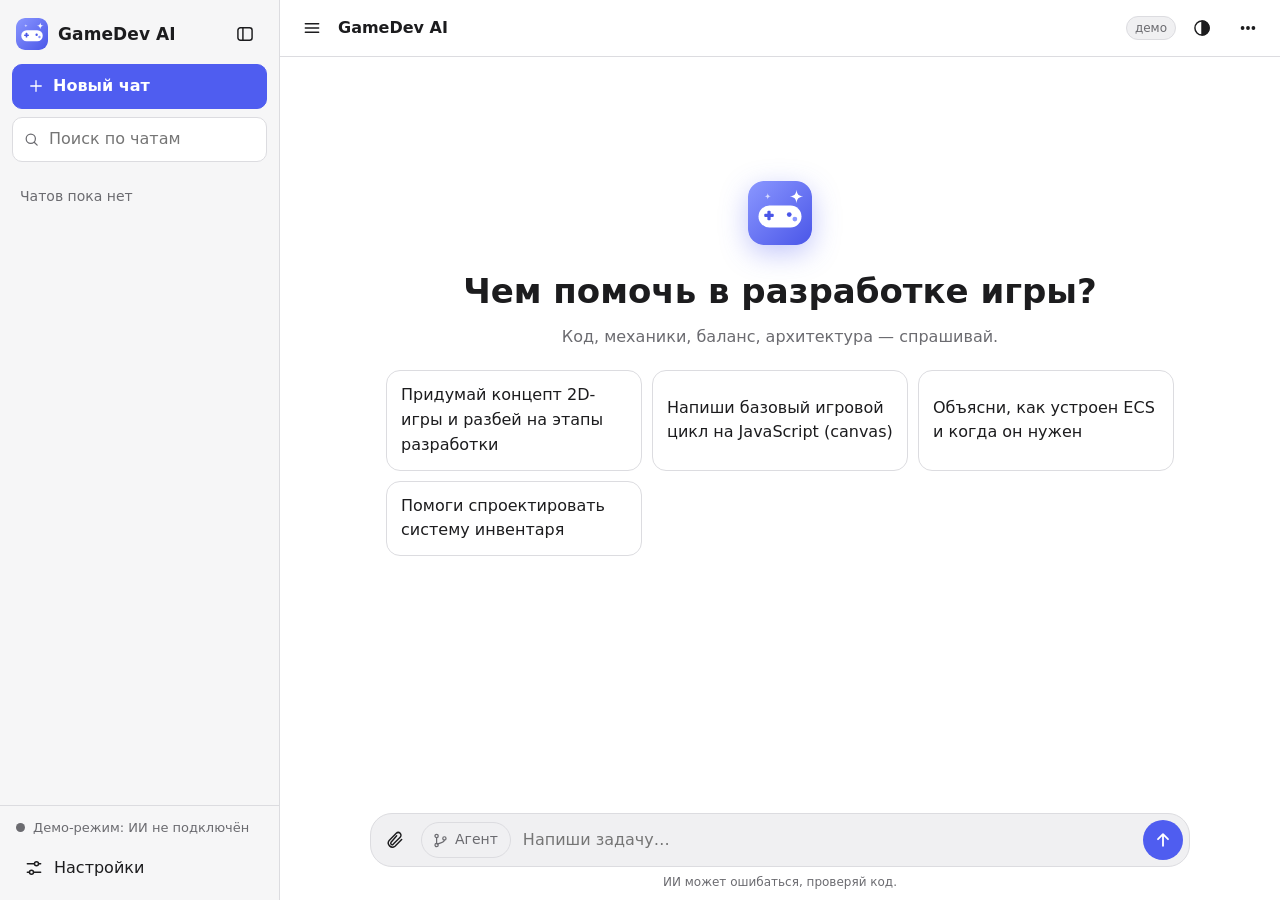
<file: index.html>
<!doctype html>
<html lang="ru">
<head>
  <meta charset="utf-8">
  <meta name="viewport" content="width=device-width, initial-scale=1">
  <meta http-equiv="refresh" content="0; url=frontend/index.html">
  <title>GameDev AI</title>
  <script>location.replace('frontend/index.html');</script>
</head>
<body style="font-family:system-ui,sans-serif;padding:24px">
  <p>Открываю чат… Если ничего не произошло, нажми: <a href="frontend/index.html">GameDev AI</a>.</p>
</body>
</html>
</file>
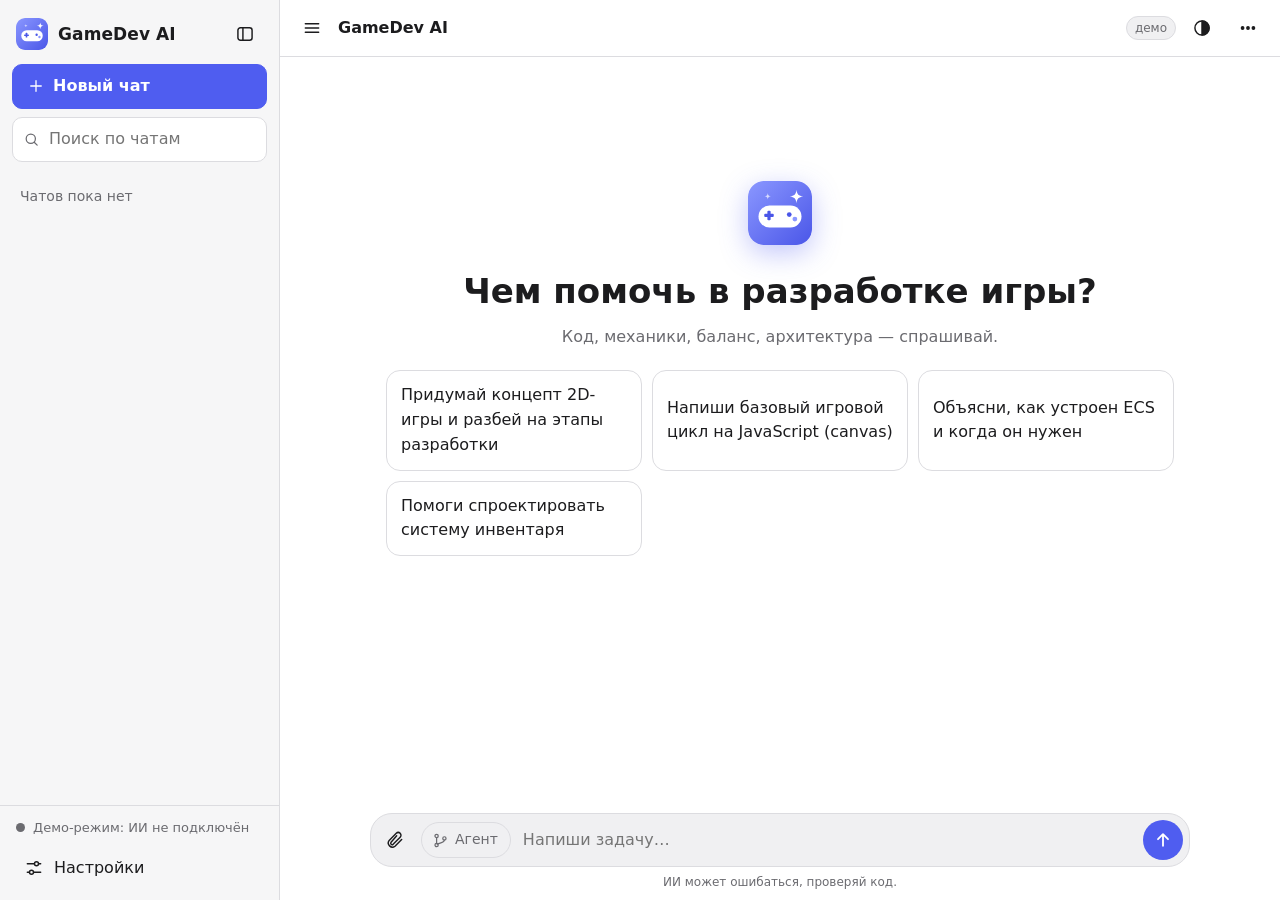
<file: frontend/index.html>
<!doctype html>
<html lang="ru">
<head>
  <meta charset="utf-8">
  <meta name="viewport" content="width=device-width, initial-scale=1, viewport-fit=cover">
  <meta name="theme-color" content="#212121">
  <meta name="apple-mobile-web-app-capable" content="yes">
  <meta name="mobile-web-app-capable" content="yes">
  <meta name="apple-mobile-web-app-title" content="GameDev AI">
  <meta name="apple-mobile-web-app-status-bar-style" content="black">
  <title>GameDev AI</title>
  <link rel="icon" type="image/svg+xml" href="icons/favicon.svg">
  <link rel="icon" type="image/png" sizes="32x32" href="icons/favicon-32.png">
  <link rel="apple-touch-icon" href="icons/apple-touch-icon.png">
  <link rel="manifest" href="manifest.webmanifest">
  <link rel="stylesheet" href="style.css?v=6">
</head>
<body>
  <!-- Набор иконок: единый стиль (линия 1.75, скруглённые концы). Использование: <svg class="i"><use href="#i-имя"/></svg> -->
  <svg width="0" height="0" style="position:absolute" aria-hidden="true" focusable="false">
    <defs>
      <symbol id="i-menu" viewBox="0 0 24 24"><path d="M4 7h16M4 12h16M4 17h16"/></symbol>
      <symbol id="i-panel" viewBox="0 0 24 24"><rect x="3.5" y="4.5" width="17" height="15" rx="3"/><path d="M9.5 4.5v15"/></symbol>
      <symbol id="i-plus" viewBox="0 0 24 24"><path d="M12 5v14M5 12h14"/></symbol>
      <symbol id="i-x" viewBox="0 0 24 24"><path d="M6 6l12 12M18 6L6 18"/></symbol>
      <symbol id="i-sliders" viewBox="0 0 24 24"><path d="M4 7h8M18 7h2M4 17h2M12 17h8"/><circle cx="15" cy="7" r="2.4"/><circle cx="9" cy="17" r="2.4"/></symbol>
      <symbol id="i-trash" viewBox="0 0 24 24"><path d="M4 7h16M10 11v6M14 11v6M9 7V4.5h6V7M6 7l.9 12a2 2 0 0 0 2 1.8h6.2a2 2 0 0 0 2-1.8L18 7"/></symbol>
      <symbol id="i-pencil" viewBox="0 0 24 24"><path d="M4 20l1-4L16.5 4.5a2.1 2.1 0 0 1 3 3L8 19l-4 1zM14.5 6.5l3 3"/></symbol>
      <symbol id="i-download" viewBox="0 0 24 24"><path d="M12 4v11M7.5 11L12 15.5 16.5 11M5 20h14"/></symbol>
      <symbol id="i-sun" viewBox="0 0 24 24"><circle cx="12" cy="12" r="4"/><path d="M12 2.5v2M12 19.5v2M2.5 12h2M19.5 12h2M5.3 5.3l1.4 1.4M17.3 17.3l1.4 1.4M5.3 18.7l1.4-1.4M17.3 6.7l1.4-1.4"/></symbol>
      <symbol id="i-moon" viewBox="0 0 24 24"><path d="M20 14.2A8 8 0 0 1 9.8 4 8 8 0 1 0 20 14.2z"/></symbol>
      <symbol id="i-auto" viewBox="0 0 24 24"><circle cx="12" cy="12" r="8.5"/><path d="M12 3.5v17a8.5 8.5 0 0 0 0-17z" fill="currentColor"/></symbol>
      <symbol id="i-clip" viewBox="0 0 24 24"><path d="M20 11.5l-8 8a5 5 0 0 1-7-7l8.5-8.5a3.3 3.3 0 0 1 4.7 4.7l-8.5 8.5a1.7 1.7 0 0 1-2.4-2.4L14 7"/></symbol>
      <symbol id="i-up" viewBox="0 0 24 24"><path d="M12 19V5M6 11l6-6 6 6"/></symbol>
      <symbol id="i-down" viewBox="0 0 24 24"><path d="M12 5v14M6 13l6 6 6-6"/></symbol>
      <symbol id="i-stop" viewBox="0 0 24 24"><rect x="7" y="7" width="10" height="10" rx="2.5" fill="currentColor"/></symbol>
      <symbol id="i-chev" viewBox="0 0 24 24"><path d="M6 9l6 6 6-6"/></symbol>
      <symbol id="i-copy" viewBox="0 0 24 24"><rect x="9" y="9" width="11" height="11" rx="2.5"/><path d="M5 15V7a2.5 2.5 0 0 1 2.5-2.5H15"/></symbol>
      <symbol id="i-refresh" viewBox="0 0 24 24"><path d="M20 11a8 8 0 0 0-14.6-3.2L4 9.5M4 4.5v5h5M4 13a8 8 0 0 0 14.6 3.2L20 14.5M20 19.5v-5h-5"/></symbol>
      <symbol id="i-search" viewBox="0 0 24 24"><circle cx="11" cy="11" r="6.5"/><path d="M20 20l-4.2-4.2"/></symbol>
      <symbol id="i-dots" viewBox="0 0 24 24"><circle cx="5.5" cy="12" r="1.4" fill="currentColor"/><circle cx="12" cy="12" r="1.4" fill="currentColor"/><circle cx="18.5" cy="12" r="1.4" fill="currentColor"/></symbol>
      <symbol id="i-check" viewBox="0 0 24 24"><path d="M5 12.5l4.5 4.5L19 7.5"/></symbol>
      <symbol id="i-server" viewBox="0 0 24 24"><rect x="3.5" y="4" width="17" height="7" rx="2.2"/><rect x="3.5" y="13" width="17" height="7" rx="2.2"/><path d="M7.5 7.5h.01M7.5 16.5h.01"/></symbol>
      <symbol id="i-chat" viewBox="0 0 24 24"><path d="M5 5.5h14a1.5 1.5 0 0 1 1.5 1.5v8.5A1.5 1.5 0 0 1 19 17H11l-4.5 3.5V17H5a1.5 1.5 0 0 1-1.5-1.5V7A1.5 1.5 0 0 1 5 5.5z"/></symbol>
      <symbol id="i-spark" viewBox="0 0 24 24"><path d="M12 3c.6 4.6 1.9 6 6.5 6.5C13.9 10 12.6 11.4 12 16c-.6-4.6-1.9-6-6.5-6.5C10.1 9 11.4 7.6 12 3z"/><path d="M18.5 15c.3 2 .9 2.6 2.8 2.9-1.9.3-2.5.9-2.8 2.9-.3-2-.9-2.6-2.8-2.9 1.9-.3 2.5-.9 2.8-2.9z"/></symbol>
      <symbol id="i-agent" viewBox="0 0 24 24"><circle cx="6.5" cy="5.5" r="2.3"/><circle cx="6.5" cy="18.5" r="2.3"/><circle cx="17.5" cy="9" r="2.3"/><path d="M6.5 7.8v8.4M17.5 11.3c0 4.2-6.2 3.2-10.2 6"/></symbol>
      <symbol id="i-play" viewBox="0 0 24 24"><path d="M8 5.5v13l10.5-6.5z"/></symbol>
      <symbol id="i-alert" viewBox="0 0 24 24"><path d="M12 4.5L2.8 19.5h18.4L12 4.5zM12 10v4.5M12 17.2h.01"/></symbol>
    </defs>
  </svg>

  <div class="app" id="app">
    <div class="backdrop" id="backdrop"></div>

    <aside class="sidebar" id="sidebar" aria-label="Чаты">
      <div class="side-top">
        <div class="brand">
          <img class="brand-logo" src="icons/logo.svg" width="32" height="32" alt="">
          <span class="brand-name">GameDev AI</span>
          <button class="icon-btn" id="closeSide" type="button" aria-label="Скрыть панель" title="Скрыть панель"><svg class="i"><use href="#i-panel"/></svg></button>
        </div>
        <button class="btn primary new-chat" id="newChat" type="button"><svg class="i"><use href="#i-plus"/></svg><span>Новый чат</span></button>
        <div class="search-wrap">
          <svg class="i"><use href="#i-search"/></svg>
          <input class="search" id="search" type="search" placeholder="Поиск по чатам" aria-label="Поиск по чатам">
        </div>
      </div>
      <nav class="chat-list" id="chatList"></nav>
      <div class="side-bottom">
        <div class="conn" id="connStatus" title="Состояние сервера"><span class="dot" id="connDot"></span><span id="connText">Демо-режим</span></div>
        <button class="menu-row" id="openSettings" type="button"><svg class="i"><use href="#i-sliders"/></svg><span>Настройки</span></button>
      </div>
    </aside>

    <main class="main">
      <header class="topbar">
        <button class="icon-btn" id="menuBtn" type="button" aria-label="Панель чатов" title="Панель чатов"><svg class="i"><use href="#i-menu"/></svg></button>
        <div class="title" id="chatTitle">GameDev AI</div>
        <span class="badge" id="modeBadge">демо</span>
        <button class="icon-btn" id="themeBtn" type="button" aria-label="Сменить тему" title="Тема"><svg class="i" id="themeIcon"><use href="#i-auto"/></svg></button>
        <button class="icon-btn" id="moreBtn" type="button" aria-label="Меню чата" aria-haspopup="menu" title="Меню чата"><svg class="i"><use href="#i-dots"/></svg></button>
      </header>

      <section class="messages" id="messages" aria-live="polite"></section>

      <button class="to-bottom hidden" id="toBottom" type="button" aria-label="Вниз"><svg class="i"><use href="#i-down"/></svg></button>

      <footer class="composer-wrap">
        <div class="chips" id="chips"></div>
        <div class="agent-opts hidden" id="agentOpts">
          <div class="seg" role="group" aria-label="Куда агент сохраняет результат">
            <button type="button" data-target="project" aria-pressed="true" title="Файлы хранятся на сервере: потом их можно открыть и скачать .zip. GitHub не нужен">Проект</button>
            <button type="button" data-target="github" aria-pressed="false" title="Правки уходят в pull request в твоём репозитории GitHub">GitHub</button>
          </div>
          <label class="check-inline" title="Если агент не понял задачу, он задаст вопрос и подождёт твой ответ"><input type="checkbox" id="agentAsk"><span>Задавать вопросы</span></label>
        </div>
        <form class="composer" id="composer" autocomplete="off">
          <label class="icon-btn" for="fileInput" title="Прикрепить файл" aria-label="Прикрепить файл"><svg class="i"><use href="#i-clip"/></svg></label>
          <input type="file" id="fileInput" multiple hidden>
          <button class="agent-toggle" id="agentBtn" type="button" aria-pressed="false" title="Режим агента: создаёт и правит файлы проекта (на сервере или в GitHub)"><svg class="i"><use href="#i-agent"/></svg><span>Агент</span></button>
          <textarea id="input" rows="1" placeholder="Напиши задачу…" aria-label="Сообщение"></textarea>
          <button class="send" id="sendBtn" type="submit" aria-label="Отправить"><svg class="i"><use href="#i-up"/></svg></button>
        </form>
        <div class="hint" id="hint">ИИ может ошибаться, проверяй код.</div>
      </footer>
    </main>
  </div>

  <!-- Всплывающее меню (чат в списке или меню в шапке) -->
  <div class="popmenu hidden" id="popMenu" role="menu"></div>

  <div class="modal hidden" id="settings" role="dialog" aria-modal="true" aria-labelledby="settingsTitle">
    <div class="modal-card">
      <div class="modal-head">
        <h2 id="settingsTitle">Настройки</h2>
        <button class="icon-btn" id="closeSettings" type="button" aria-label="Закрыть"><svg class="i"><use href="#i-x"/></svg></button>
      </div>
      <div class="tabs" id="settingsTabs" role="tablist">
        <button type="button" role="tab" data-tab="conn" class="on">Подключение</button>
        <button type="button" role="tab" data-tab="limits">Лимиты</button>
        <button type="button" role="tab" data-tab="chat">Ответы</button>
        <button type="button" role="tab" data-tab="look">Вид</button>
        <button type="button" role="tab" data-tab="data">Данные</button>
      </div>

      <div class="settings-body">
        <section data-tab="conn">
          <label>Откуда брать ответы ИИ
            <select id="sProvider">
              <option value="demo">Демо (без ИИ)</option>
              <option value="anthropic">Anthropic (Claude) — нужен API-ключ</option>
              <option value="openai">OpenAI-совместимый (OpenAI, OpenRouter, Groq…)</option>
              <option value="backend">Свой сервер (backend)</option>
            </select>
          </label>
          <label data-for="anthropic openai">API-ключ
            <input id="sKey" type="password" autocomplete="off" autocapitalize="off" spellcheck="false" placeholder="вставь ключ">
            <span class="muted">Ключ хранится только в этом браузере и уходит только выбранному сервису.</span>
          </label>
          <label data-for="openai">Адрес API
            <input id="sBase" type="url" autocapitalize="off" placeholder="https://api.openai.com/v1">
          </label>
          <label data-for="backend">Адрес своего сервера
            <input id="sBackend" type="url" autocapitalize="off" placeholder="https://…onrender.com">
          </label>
          <div class="auth-box" data-for="backend">
            <div class="box-title">Вход по почте</div>
            <div id="authOut" class="hidden">
              <p class="who">Вы вошли как <b id="authWho"></b></p>
              <div class="row"><button class="btn" type="button" id="mailLogout">Выйти</button></div>
            </div>
            <div id="authIn">
              <label>Твоя почта
                <input id="sEmail" type="email" inputmode="email" autocapitalize="off" autocomplete="email" spellcheck="false" placeholder="you@gmail.com">
              </label>
              <div class="row"><button class="btn" type="button" id="mailSend"><span>Получить код</span></button></div>
              <label id="codeRow" class="hidden">Код из письма (6 цифр)
                <input id="sCode" type="text" inputmode="numeric" autocomplete="one-time-code" maxlength="6" placeholder="123456">
              </label>
              <div class="row hidden" id="codeBtns"><button class="btn primary" type="button" id="mailVerify">Войти</button></div>
            </div>
            <p class="muted" id="authHint"></p>
            <div class="muted result" id="authMsg" role="status"></div>
          </div>
          <details class="fallback" id="tokenBox" data-for="backend">
            <summary>Запасной способ: токен доступа</summary>
            <label>Токен (API_TOKEN из Render → Environment)
              <input id="sToken" type="password" autocapitalize="off" autocomplete="off" spellcheck="false" placeholder="вставь токен">
              <span class="muted">Хранится только в этом браузере. Если вошёл по почте, здесь будет токен сессии (его можно не трогать).</span>
            </label>
          </details>
          <label data-for="anthropic openai backend">Модель
            <input id="sModel" type="text" autocapitalize="off" spellcheck="false" placeholder="по умолчанию">
          </label>
          <div class="row">
            <button class="btn" type="button" id="testBackend"><svg class="i"><use href="#i-server"/></svg><span>Проверить связь</span></button>
          </div>
          <div class="result muted" id="testResult"></div>
        </section>

        <section data-tab="limits" class="hidden">
          <div class="row">
            <p class="muted lim-intro">Сколько осталось у ИИ и когда сбросится. Цифры берутся из ответов самого сервиса, а расход считает твой сервер.</p>
            <button class="btn small" type="button" id="limRefresh"><svg class="i"><use href="#i-refresh"/></svg><span>Обновить</span></button>
          </div>
          <div class="lim-body" id="limBody"></div>
        </section>

        <section data-tab="chat" class="hidden">
          <label>Температура: <b id="sTempVal">0.7</b> <span class="muted">(ниже — точнее, выше — креативнее)</span>
            <input id="sTemp" type="range" min="0" max="2" step="0.1">
          </label>
          <label>Системная инструкция (необязательно)
            <textarea id="sSystem" rows="6" placeholder="Переопределяет инструкцию с сервера"></textarea>
          </label>
          <label class="check">
            <input id="sEnter" type="checkbox">
            <span>Enter отправляет сообщение (Shift+Enter — новая строка)</span>
          </label>
        </section>

        <section data-tab="look" class="hidden">
          <label>Тема
            <select id="sTheme">
              <option value="auto">Как в системе</option>
              <option value="dark">Тёмная</option>
              <option value="light">Светлая</option>
            </select>
          </label>
          <label>Размер текста
            <select id="sFont">
              <option value="small">Мелкий</option>
              <option value="normal">Обычный</option>
              <option value="large">Крупный</option>
            </select>
          </label>
        </section>

        <section data-tab="data" class="hidden">
          <p class="muted">Переписки на этом устройстве. Если подключён сервер, их копия хранится и там.</p>
          <div class="row">
            <button class="btn danger" type="button" id="clearAll"><svg class="i"><use href="#i-trash"/></svg><span>Удалить все чаты</span></button>
          </div>
          <p class="muted" id="ghStatus"></p>
          <p class="muted" id="appVersion"></p>
        </section>
      </div>

      <div class="modal-foot">
        <button class="btn" type="button" id="cancelSettings">Отмена</button>
        <button class="btn primary" type="button" id="saveSettings">Сохранить</button>
      </div>
    </div>
  </div>

  <div class="modal hidden" id="preview" role="dialog" aria-modal="true" aria-labelledby="previewTitle">
    <div class="modal-card preview-card">
      <div class="modal-head">
        <h2 id="previewTitle">Предпросмотр</h2>
        <div class="row">
          <button class="icon-btn" id="previewReload" type="button" aria-label="Запустить заново" title="Запустить заново"><svg class="i"><use href="#i-refresh"/></svg></button>
          <button class="icon-btn" id="closePreview" type="button" aria-label="Закрыть"><svg class="i"><use href="#i-x"/></svg></button>
        </div>
      </div>
      <iframe id="previewFrame" sandbox="allow-scripts" title="Предпросмотр проекта"></iframe>
      <p class="muted preview-note">Это песочница: игра не видит твои чаты, ключи и сервер. Нажми на неё, чтобы управлять с клавиатуры.</p>
    </div>
  </div>

  <div class="toast hidden" id="toast" role="status"></div>

  <script src="providers.js?v=6"></script>
  <script src="script.js?v=6"></script>
</body>
</html>
</file>
<file: frontend/style.css>
:root {
  --bg: #212121;
  --bg-side: #171717;
  --bg-elev: #2f2f2f;
  --bg-hover: #2a2a2a;
  --text: #ececec;
  --muted: #9a9a9a;
  --border: #3a3a3a;
  --accent: #7c8cff;
  --accent-text: #0b0d1a;
  --danger: #ff6b6b;
  --code-bg: #0f0f10;
  --radius: 14px;
  --side-w: 280px;
  color-scheme: dark;
}
:root[data-theme="light"] {
  --bg: #ffffff;
  --bg-side: #f6f6f7;
  --bg-elev: #f0f0f2;
  --bg-hover: #ebebee;
  --text: #1c1c1e;
  --muted: #6b6b70;
  --border: #dcdce0;
  --accent: #4f5df0;
  --accent-text: #ffffff;
  --danger: #d93a3a;
  --code-bg: #f4f4f6;
  color-scheme: light;
}
@media (prefers-color-scheme: light) {
  :root:not([data-theme="dark"]):not([data-theme="light"]) {
    --bg: #ffffff;
    --bg-side: #f6f6f7;
    --bg-elev: #f0f0f2;
    --bg-hover: #ebebee;
    --text: #1c1c1e;
    --muted: #6b6b70;
    --border: #dcdce0;
    --accent: #4f5df0;
    --accent-text: #ffffff;
    --danger: #d93a3a;
    --code-bg: #f4f4f6;
    color-scheme: light;
  }
}

* { box-sizing: border-box; }
html, body { height: 100%; margin: 0; }
body {
  background: var(--bg);
  color: var(--text);
  font: var(--fs, 16px)/1.55 system-ui, -apple-system, "Segoe UI", Roboto, sans-serif;
  -webkit-text-size-adjust: 100%;
}
button, input, textarea, select { font: inherit; color: inherit; }
button { cursor: pointer; }
.hidden { display: none !important; }
.muted { color: var(--muted); font-size: 14px; }

.app { display: flex; height: 100dvh; overflow: hidden; }

/* Sidebar */
.sidebar {
  width: var(--side-w);
  background: var(--bg-side);
  border-right: 1px solid var(--border);
  display: flex; flex-direction: column;
  padding: env(safe-area-inset-top) 0 env(safe-area-inset-bottom);
  flex-shrink: 0;
  transition: transform .2s ease, margin-left .2s ease;
  z-index: 30;
}
@media (min-width: 801px) {
  .app.side-collapsed .sidebar { margin-left: calc(-1 * var(--side-w)); }
}
.side-top { padding: 12px; display: grid; gap: 8px; }
.search {
  width: 100%; padding: 9px 12px; border-radius: 10px;
  border: 1px solid var(--border); background: var(--bg); outline: none;
}
.search:focus { border-color: var(--accent); }
.chat-list { flex: 1; overflow-y: auto; padding: 0 8px; }
.chat-item {
  display: flex; align-items: center; gap: 4px;
  padding: 9px 10px; border-radius: 10px; cursor: pointer;
  color: var(--text);
}
.chat-item:hover { background: var(--bg-hover); }
.chat-item.active { background: var(--bg-elev); }
.chat-item .name { flex: 1; overflow: hidden; text-overflow: ellipsis; white-space: nowrap; font-size: 14.5px; }
.chat-item .act {
  border: 0; background: transparent; color: var(--muted);
  width: 28px; height: 28px; border-radius: 8px; opacity: 0;
}
.chat-item:hover .act, .chat-item.active .act { opacity: 1; }
.chat-item .act:hover { background: var(--border); color: var(--text); }
.side-bottom { padding: 12px; border-top: 1px solid var(--border); }
.empty-list { color: var(--muted); font-size: 14px; padding: 12px; }

.backdrop { display: none; }

/* Main */
.main { flex: 1; min-width: 0; display: flex; flex-direction: column; position: relative; }
.topbar {
  display: flex; align-items: center; gap: 6px;
  padding: calc(8px + env(safe-area-inset-top)) 12px 8px;
  border-bottom: 1px solid var(--border);
}
.topbar .title { flex: 1; min-width: 0; font-weight: 600; overflow: hidden; text-overflow: ellipsis; white-space: nowrap; }
.badge {
  font-size: 12px; padding: 2px 8px; border-radius: 999px;
  background: var(--bg-elev); color: var(--muted); border: 1px solid var(--border);
}
.badge.online { color: #4cc38a; border-color: #4cc38a55; }

.icon-btn {
  display: inline-grid; place-items: center;
  width: 40px; height: 40px; border-radius: 10px; flex-shrink: 0;
  border: 0; background: transparent; color: var(--text);
}
.icon-btn:hover { background: var(--bg-hover); }

.btn {
  padding: 9px 14px; border-radius: 10px; border: 1px solid var(--border);
  background: var(--bg-elev); color: var(--text);
}
.btn:hover { filter: brightness(1.1); }
.btn.primary { background: var(--accent); border-color: var(--accent); color: var(--accent-text); font-weight: 600; }
.btn.ghost { background: transparent; }
.btn.danger { color: var(--danger); border-color: var(--danger); background: transparent; }

/* Messages */
.messages { flex: 1; overflow-y: auto; scroll-behavior: smooth; padding: 16px 0 8px; }
.msg { max-width: 820px; margin: 0 auto; padding: 10px 16px; display: flex; gap: 12px; }
.msg .avatar {
  width: 30px; height: 30px; border-radius: 50%; flex-shrink: 0;
  display: grid; place-items: center; font-size: 13px; font-weight: 700;
  background: var(--accent); color: var(--accent-text);
}
.msg.user .avatar { background: var(--bg-elev); color: var(--text); border: 1px solid var(--border); }
.msg .body { flex: 1; min-width: 0; overflow-wrap: anywhere; }
.msg.user .body { background: var(--bg-elev); padding: 10px 14px; border-radius: var(--radius); }
.msg .body p { margin: 0 0 .7em; }
.msg .body p:last-child { margin-bottom: 0; }
.msg .body h1, .msg .body h2, .msg .body h3 { margin: 1em 0 .4em; line-height: 1.25; }
.msg .body h1 { font-size: 1.35em; } .msg .body h2 { font-size: 1.2em; } .msg .body h3 { font-size: 1.05em; }
.msg .body ul, .msg .body ol { margin: .3em 0 .8em; padding-left: 1.4em; }
.msg .body a { color: var(--accent); }
.msg .body code {
  background: var(--bg-elev); padding: .1em .4em; border-radius: 6px;
  font: 0.9em ui-monospace, SFMono-Regular, Menlo, Consolas, monospace;
}
.code { margin: .6em 0; border: 1px solid var(--border); border-radius: 12px; overflow: hidden; background: var(--code-bg); }
.code-head { display: flex; justify-content: space-between; align-items: center; padding: 6px 12px; background: var(--bg-elev); font-size: 12.5px; color: var(--muted); }
.code-head .copy { border: 0; background: transparent; color: var(--muted); padding: 2px 6px; border-radius: 6px; }
.code-head .copy:hover { color: var(--text); background: var(--bg-hover); }
.code pre { margin: 0; padding: 12px; overflow-x: auto; }
.msg .body .code pre code { background: none; padding: 0; border-radius: 0; font-size: 13.5px; line-height: 1.5; white-space: pre; }
.msg-tools { display: flex; gap: 4px; margin-top: 6px; }
.msg-tools button {
  border: 0; background: transparent; color: var(--muted);
  padding: 3px 8px; border-radius: 8px; font-size: 13px;
}
.msg-tools button:hover { background: var(--bg-hover); color: var(--text); }
.typing::after { content: "▍"; animation: blink 1s steps(1) infinite; margin-left: 2px; }
@keyframes blink { 50% { opacity: 0; } }
.error-text { color: var(--danger); }

.welcome { max-width: 820px; margin: 12vh auto 0; padding: 0 16px; text-align: center; }
.welcome h1 { font-size: clamp(24px, 5vw, 34px); margin: 0 0 8px; }
.welcome p { color: var(--muted); margin: 0 0 20px; }
.suggest { display: grid; grid-template-columns: repeat(auto-fit, minmax(220px, 1fr)); gap: 10px; text-align: left; }
.suggest button {
  padding: 12px 14px; border-radius: var(--radius); border: 1px solid var(--border);
  background: var(--bg); text-align: left;
}
.suggest button:hover { background: var(--bg-hover); }

.to-bottom {
  position: absolute; right: 20px; bottom: 130px; width: 38px; height: 38px; border-radius: 50%;
  border: 1px solid var(--border); background: var(--bg-elev); color: var(--text); z-index: 5;
  display: grid; place-items: center;
}

/* Composer */
.composer-wrap { padding: 8px 12px calc(8px + env(safe-area-inset-bottom)); }
.chips, .composer, .hint { max-width: 820px; margin-left: auto; margin-right: auto; }
.chips { display: flex; flex-wrap: wrap; gap: 6px; margin-bottom: 6px; }
.chip {
  display: inline-flex; align-items: center; gap: 6px;
  padding: 3px 4px 3px 10px; border-radius: 999px; font-size: 13px;
  background: var(--bg-elev); border: 1px solid var(--border);
}
.chip button { border: 0; background: transparent; color: var(--muted); border-radius: 50%; width: 22px; height: 22px; }
.composer {
  display: flex; align-items: flex-end; gap: 4px;
  background: var(--bg-elev); border: 1px solid var(--border);
  border-radius: 22px; padding: 6px 6px 6px 4px;
}
.composer:focus-within { border-color: var(--accent); }
.composer textarea {
  flex: 1; border: 0; outline: none; background: transparent; resize: none;
  max-height: 200px; padding: 9px 6px; line-height: 1.4;
}
.send {
  width: 40px; height: 40px; border-radius: 50%; border: 0;
  background: var(--accent); color: var(--accent-text); flex-shrink: 0;
  display: grid; place-items: center;
}
.send:disabled { opacity: .4; cursor: default; }
.send.stop { background: var(--danger); }
.hint { text-align: center; font-size: 12px; color: var(--muted); margin-top: 6px; }

/* Settings */
.modal {
  position: fixed; inset: 0; z-index: 100; display: grid; place-items: center;
  padding: 12px; background: rgba(0, 0, 0, .55);
}
.modal-card {
  width: min(560px, 100%); max-height: calc(100dvh - 24px);
  display: flex; flex-direction: column; overflow: hidden;
  background: var(--bg); color: var(--text);
  border: 1px solid var(--border); border-radius: 20px;
  box-shadow: 0 20px 60px rgba(0, 0, 0, .45);
}
.settings-body { padding: 16px 20px; display: grid; gap: 14px; overflow-y: auto; flex: 1; min-height: 0; -webkit-overflow-scrolling: touch; }
.settings-body > section { display: grid; gap: 14px; align-content: start; }
.settings-body label.check { display: flex; align-items: center; gap: 10px; }
.settings-body input[type="checkbox"] { width: auto; }
.toast {
  position: fixed; left: 50%; bottom: calc(24px + env(safe-area-inset-bottom));
  transform: translateX(-50%); z-index: 200; max-width: calc(100vw - 32px);
  background: var(--text); color: var(--bg); padding: 10px 16px;
  border-radius: 999px; font-size: 14px; box-shadow: 0 6px 24px rgba(0, 0, 0, .35);
}
.settings-body label { display: grid; gap: 6px; font-size: 14px; color: var(--muted); }
.settings-body input, .settings-body textarea, .settings-body select {
  padding: 9px 12px; border-radius: 10px; border: 1px solid var(--border);
  background: var(--bg-elev); color: var(--text); outline: none; width: 100%;
}
.settings-body input[type="range"] { padding: 0; }
.settings-body input:focus, .settings-body textarea:focus, .settings-body select:focus { border-color: var(--accent); }
.row { display: flex; align-items: center; gap: 10px; flex-wrap: wrap; }
.row.end { justify-content: flex-end; }

/* Mobile */
@media (max-width: 800px) {
  .sidebar { position: fixed; inset: 0 auto 0 0; transform: translateX(-100%); width: min(86vw, 320px); }
  .app.menu-open .sidebar { transform: none; }
  .app.menu-open .backdrop { display: block; position: fixed; inset: 0; background: rgba(0,0,0,.5); z-index: 20; }
  .msg { padding: 8px 12px; gap: 8px; }
  .msg .avatar { width: 26px; height: 26px; font-size: 12px; }
  .hint { display: none; }
  .composer textarea { font-size: 16px; }
}
@media (prefers-reduced-motion: reduce) {
  .messages { scroll-behavior: auto; }
  .sidebar { transition: none; }
}


/* ===== v4: иконки, меню, вкладки ===== */
.i {
  width: 20px; height: 20px; flex-shrink: 0; display: block;
  fill: none; stroke: currentColor; stroke-width: 1.75; stroke-linecap: round; stroke-linejoin: round;
}
.btn { display: inline-flex; align-items: center; justify-content: center; gap: 8px; min-height: 40px; }
.btn .i { width: 18px; height: 18px; }
:focus-visible { outline: 2px solid var(--accent); outline-offset: 2px; }
button:focus:not(:focus-visible) { outline: none; }

/* боковая панель */
.brand { display: flex; align-items: center; gap: 10px; padding: 2px 2px 2px 4px; }
.brand-logo { border-radius: 9px; flex-shrink: 0; }
.brand-name { flex: 1; font-weight: 700; font-size: 17px; letter-spacing: .1px; }
.new-chat { width: 100%; justify-content: flex-start; padding-left: 14px; }
.search-wrap { position: relative; display: flex; align-items: center; }
.search-wrap .i { position: absolute; left: 11px; width: 17px; height: 17px; color: var(--muted); pointer-events: none; }
.search-wrap .search { padding-left: 36px; min-height: 40px; }
.group { padding: 14px 10px 6px; font-size: 12px; font-weight: 600; letter-spacing: .4px; text-transform: uppercase; color: var(--muted); }
.chat-item { min-height: 44px; padding: 4px 4px 4px 12px; }
.chat-item .act {
  display: grid; place-items: center; width: 36px; height: 36px; border-radius: 9px;
  opacity: 0; transition: opacity .12s;
}
.chat-item:hover .act, .chat-item.active .act, .chat-item .act:focus-visible { opacity: 1; }
@media (hover: none) { .chat-item .act { opacity: .75; } }
.side-bottom { display: grid; gap: 6px; padding: 10px 12px; }
.conn { display: flex; align-items: center; gap: 8px; font-size: 13px; color: var(--muted); padding: 2px 4px; }
.dot { width: 9px; height: 9px; border-radius: 50%; background: var(--muted); flex-shrink: 0; }
.dot.ok { background: #4cc38a; box-shadow: 0 0 0 3px #4cc38a2e; }
.dot.wait { background: #e8b44c; animation: pulse 1.2s ease-in-out infinite; }
.dot.bad { background: var(--danger); }
@keyframes pulse { 50% { opacity: .35; } }
.menu-row {
  display: flex; align-items: center; gap: 10px; width: 100%; min-height: 44px; padding: 0 12px;
  border: 0; border-radius: 10px; background: transparent; color: var(--text); text-align: left;
}
.menu-row:hover { background: var(--bg-hover); }

/* шапка и сообщения */
.topbar { min-height: 56px; }
.badge { white-space: nowrap; }
.msg-tools button, .code-head .copy { display: inline-flex; align-items: center; gap: 6px; }
.msg-tools .i, .code-head .i { width: 15px; height: 15px; }
.chip button { display: inline-grid; place-items: center; }
.chip .i { width: 13px; height: 13px; }
.welcome-logo { border-radius: 16px; margin-bottom: 12px; box-shadow: 0 8px 28px rgba(79, 93, 240, .35); }
.send .i { width: 20px; height: 20px; stroke-width: 2.2; }
.to-bottom .i { width: 18px; height: 18px; }

/* всплывающее меню */
.popmenu {
  position: fixed; z-index: 150; min-width: 220px; padding: 6px;
  background: var(--bg-elev); color: var(--text);
  border: 1px solid var(--border); border-radius: 14px;
  box-shadow: 0 12px 36px rgba(0, 0, 0, .45);
}
.popmenu button {
  display: flex; align-items: center; gap: 12px; width: 100%; min-height: 44px; padding: 0 12px;
  border: 0; border-radius: 9px; background: transparent; color: inherit; text-align: left;
}
.popmenu button:hover, .popmenu button:focus-visible { background: var(--bg-hover); }
.popmenu button.danger { color: var(--danger); }
.popmenu .sep { height: 1px; margin: 5px 6px; background: var(--border); }

/* настройки */
.modal-head { display: flex; align-items: center; justify-content: space-between; padding: 14px 12px 6px 20px; }
.modal-head h2 { margin: 0; font-size: 20px; }
.tabs { display: flex; gap: 6px; padding: 6px 20px 10px; overflow-x: auto; border-bottom: 1px solid var(--border); scrollbar-width: none; }
.tabs::-webkit-scrollbar { display: none; }
.tabs button {
  flex-shrink: 0; min-height: 38px; padding: 0 14px; border-radius: 999px;
  border: 1px solid var(--border); background: transparent; color: var(--muted); font-size: 14.5px;
}
.tabs button.on { background: var(--accent); border-color: var(--accent); color: var(--accent-text); font-weight: 600; }
.modal-foot {
  display: flex; justify-content: flex-end; gap: 10px; padding: 12px 20px calc(12px + env(safe-area-inset-bottom));
  border-top: 1px solid var(--border); background: var(--bg);
}
.result { white-space: pre-line; overflow-wrap: anywhere; }
.settings-body .btn { width: auto; }

@media (pointer: coarse) {
  .icon-btn { width: 44px; height: 44px; }
  .btn { min-height: 44px; }
}
@media (max-width: 800px) {
  .modal { padding: 0; align-items: end; }
  .modal-card { width: 100%; max-height: 92dvh; border-radius: 20px 20px 0 0; border-bottom: 0; }
}

/* v5: режим «Агент» */
.btn.small { min-height: 34px; padding: 0 12px; font-size: 13.5px; }
.btn.small .i { width: 15px; height: 15px; }
.agent-toggle {
  display: inline-flex; align-items: center; gap: 6px; align-self: center; flex-shrink: 0;
  min-height: 36px; padding: 0 12px 0 10px; margin: 0 2px; border-radius: 999px;
  border: 1px solid var(--border); background: transparent; color: var(--muted); font-size: 14px;
}
.agent-toggle .i { width: 17px; height: 17px; }
.agent-toggle:hover { background: var(--bg-hover); color: var(--text); }
.agent-toggle.on { background: var(--accent); border-color: var(--accent); color: var(--accent-text); font-weight: 600; }
@media (max-width: 420px) { .agent-toggle span { display: none; } .agent-toggle { padding: 0 10px; } }
.agent-card { border: 1px solid var(--border); border-radius: var(--radius); padding: 12px 14px; background: var(--bg-elev); }
.agent-head { display: flex; align-items: center; gap: 8px; }
.agent-head .i { width: 18px; height: 18px; color: var(--accent); }
.agent-head strong { flex: 1; min-width: 0; }
.agent-pct { color: var(--muted); font-size: 13px; font-variant-numeric: tabular-nums; }
.agent-bar { height: 6px; margin: 10px 0 8px; border-radius: 999px; background: var(--border); overflow: hidden; }
.agent-bar i { display: block; height: 100%; border-radius: inherit; background: var(--accent); transition: width .4s ease; }
.agent-log { list-style: none; margin: 0; padding: 0; font-size: 14px; color: var(--muted); }
.agent-log li { padding: 3px 0 3px 16px; position: relative; }
.agent-log li::before { content: ''; position: absolute; left: 3px; top: 11px; width: 6px; height: 6px; border-radius: 50%; background: var(--border); }
.agent-log li.now { color: var(--text); }
.agent-log li.now::before { background: var(--accent); animation: pulse 1.2s infinite; }
.agent-log li.warn { color: var(--danger); }
.agent-note { margin: 0 0 6px; font-size: 13px; color: var(--muted); }
.msg .body .btn.small { margin-top: 10px; }

/* v6: вход по почте, лимиты, вопросы агента, проект на сервере */
.box-title { font-weight: 600; color: var(--text); font-size: 15px; }
.auth-box { display: grid; gap: 10px; padding: 12px 14px; border: 1px solid var(--border); border-radius: 12px; background: var(--bg-elev); }
.auth-box input { background: var(--bg); }
.auth-box .who { margin: 0; overflow-wrap: anywhere; }
.auth-box .muted:empty { display: none; }
.bad { color: var(--danger); }
details.fallback { border: 1px solid var(--border); border-radius: 12px; padding: 8px 14px; }
details.fallback summary { cursor: pointer; color: var(--muted); font-size: 14px; min-height: 30px; display: flex; align-items: center; }
details.fallback[open] summary { margin-bottom: 10px; }

.lim-intro { flex: 1; min-width: 180px; margin: 0; }
.lim-body { display: grid; gap: 12px; }
.lim-card { display: grid; gap: 10px; padding: 12px 14px; border: 1px solid var(--border); border-radius: 12px; background: var(--bg-elev); }
.lim-card p { margin: 0; }
.lim-title { display: flex; justify-content: space-between; align-items: baseline; gap: 4px 10px; flex-wrap: wrap; }
.lim-top { display: flex; justify-content: space-between; gap: 10px; font-size: 14.5px; font-variant-numeric: tabular-nums; }
.meter { height: 8px; margin: 6px 0 4px; border-radius: 999px; background: var(--border); overflow: hidden; }
.meter i { display: block; height: 100%; border-radius: inherit; background: var(--accent); transition: width .4s ease; }
.meter.low i { background: var(--danger); }
.lim-sub { font-size: 13px; color: var(--muted); font-variant-numeric: tabular-nums; }
.lim-warn { font-size: 13.5px; color: var(--danger); }
.lim-days { display: grid; gap: 2px; margin-top: 6px; font-size: 13px; color: var(--muted); font-variant-numeric: tabular-nums; }
.lim-card summary { cursor: pointer; }

.agent-opts { display: flex; flex-wrap: wrap; align-items: center; gap: 6px 14px; max-width: 820px; margin: 0 auto 6px; padding: 0 4px; font-size: 13.5px; color: var(--muted); }
.seg { display: inline-flex; border: 1px solid var(--border); border-radius: 999px; overflow: hidden; }
.seg button { border: 0; background: transparent; color: var(--muted); min-height: 34px; padding: 0 16px; font-size: 13.5px; }
.seg button.on { background: var(--accent); color: var(--accent-text); font-weight: 600; }
.check-inline { display: inline-flex; align-items: center; gap: 8px; min-height: 34px; cursor: pointer; }
.check-inline input { width: 18px; height: 18px; margin: 0; accent-color: var(--accent); }

.agent-card.asking { border-color: var(--accent); }
.agent-ask { display: grid; gap: 10px; margin: 4px 0 10px; padding: 12px; border-radius: 12px; background: var(--bg); border: 1px solid var(--accent); }
.ask-q { margin: 0; font-weight: 600; overflow-wrap: anywhere; }
.opts { display: flex; flex-wrap: wrap; gap: 8px; }
.opt { min-height: 40px; padding: 6px 14px; border-radius: 12px; border: 1px solid var(--border); background: var(--bg-elev); color: var(--text); text-align: left; }
.opt:hover:not(:disabled) { border-color: var(--accent); }
.opt:disabled, .ask-in:disabled { opacity: .55; }
.ask-row { display: flex; gap: 8px; }
.ask-in { flex: 1; min-width: 0; min-height: 40px; padding: 0 12px; border-radius: 10px; border: 1px solid var(--border); background: var(--bg-elev); font-size: 16px; outline: none; }
.ask-in:focus { border-color: var(--accent); }
.msg .body .agent-ask .btn.small { margin-top: 0; }
.agent-ask .btn.auto { justify-self: start; }
.agent-actions { display: flex; flex-wrap: wrap; gap: 8px; margin-top: 10px; }
.msg .body .agent-actions .btn.small { margin-top: 0; }

.preview-card { width: min(1000px, 100%); height: calc(100dvh - 24px); }
.preview-card iframe { flex: 1; min-height: 0; width: 100%; border: 0; background: #fff; }
.preview-note { margin: 0; padding: 8px 16px calc(8px + env(safe-area-inset-bottom)); border-top: 1px solid var(--border); }
@media (max-width: 800px) { .preview-card { height: 94dvh; } }

/* колонки grid не должны распирать карточки на узких экранах */
.agent-ask, .lim-card, .auth-box { grid-template-columns: minmax(0, 1fr); }
.ask-row { min-width: 0; }
</file>
